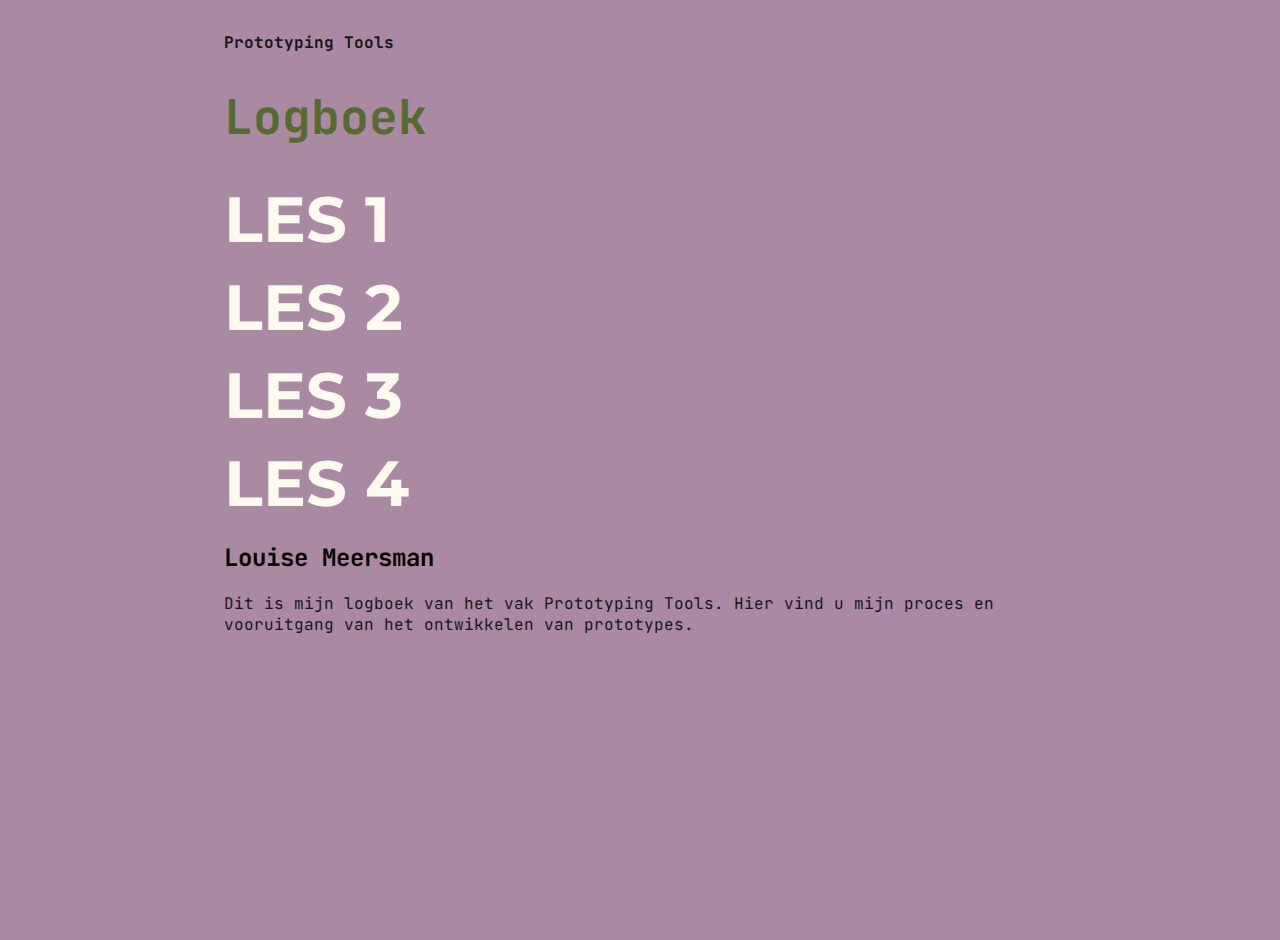
<file: index.html>
<html lang="en">
<head>
    <meta charset="UTF-8">
    <meta name="viewport" content="width=device-width, initial-scale=1.0">
    <title>HTML & CSS</title>

    <!-- Link to your CSS file -->
    <link rel="stylesheet" href="assets/styles.css">
    <link rel="stylesheet" href="assets/flexboxes.css">
    <link rel="stylesheet" href="assets/nav.css">
    <link rel="stylesheet" href="assets/typography.css">
</head>
<body>
    <div class="container">
        <div class="title">
            Prototyping Tools
        </div>
        <h1>Logboek</h1>
        <div>
            <ul class="vertical-buttons">
                <li><a href="les1.html"><hgroup>Les 1</hgroup></a></li>
                <li><a href="les2.html"><hgroup>Les 2</hgroup></a></li>
                <li><a href="les3.html"><hgroup>Les 3</hgroup></a></li>
                <li><a href="les4.html"><hgroup>Les 4</hgroup></a></li>
            </ul>
        </div>
        <page>
            <h2>Louise Meersman</h2>

            <p>
                Dit is mijn logboek van het vak Prototyping Tools. Hier vind u mijn proces en vooruitgang van het ontwikkelen van prototypes.
            </p>
            <!-- Flex container with 2 columns -->
            <div class="two-columns">
                <div class="column">
                    <p>
                        
                    </p>
                </div>
                <div class="column">
                    <p>
                        
                    </p>
                </div>
            </div>
        </page>
    </div>
</body>
</html>
</file>
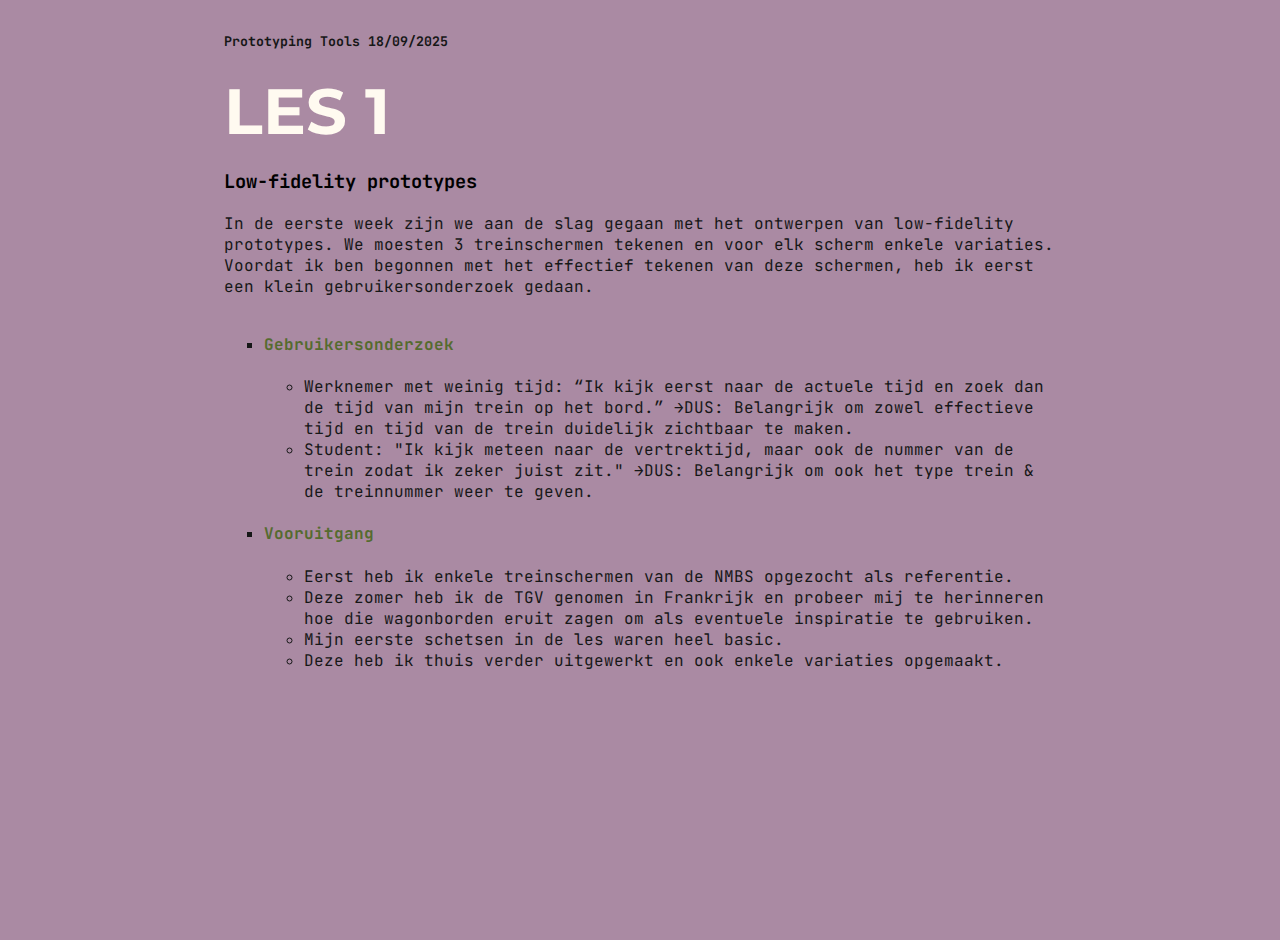
<file: les1.html>
<html lang="en">
<head>
    <meta charset="UTF-8">
    <meta name="viewport" content="width=device-width, initial-scale=1.0">
    <title>HTML & CSS</title>

    <!-- Link to your CSS file -->
    <link rel="stylesheet" href="assets/styles.css">
    <link rel="stylesheet" href="assets/flexboxes.css">
    <link rel="stylesheet" href="assets/nav.css">
    <link rel="stylesheet" href="assets/typography.css">
</head>
<body>
    <div class="container">
        <div class="title">
<h5>Prototyping Tools 18/09/2025</h5>
        </div>
        <div>
            <ul class="vertical-buttons">
        
                <li><a href="les1.html"><hgroup>Les 1</hgroup></a></li>
                
            </ul>
        </div>
        <page>
        
            <h3>Low-fidelity prototypes</h3>
            <p>
                In de eerste week zijn we aan de slag gegaan met het ontwerpen van low-fidelity prototypes. We moesten 3 treinschermen tekenen en voor elk scherm enkele variaties. Voordat ik ben begonnen met het effectief tekenen van deze schermen, heb ik eerst een klein gebruikersonderzoek gedaan.
            </p>
            <div class="two-columns">
                <div class="column">
                    <p>
                    <ul style="list-style-type: square;">
                <li><h4>Gebruikersonderzoek</h5></li> 
                    <ul style="list-style-type: circle;">
                        <li>Werknemer met weinig tijd: “Ik kijk eerst naar de actuele tijd en zoek dan de tijd van mijn trein op het bord.” 
                        →DUS: Belangrijk om zowel effectieve tijd en tijd van de trein duidelijk zichtbaar te maken.
                        <li>Student: "Ik kijk meteen naar de vertrektijd, maar ook de nummer van de trein zodat ik zeker juist zit." 
                        →DUS: Belangrijk om ook het type trein & de treinnummer weer te geven.</li></ul>
                <li><h4>Vooruitgang</h5></li> 
                    <ul style="list-style-type: circle;">
                    <li> Eerst heb ik enkele treinschermen van de NMBS opgezocht als referentie.
                    <li> Deze zomer heb ik de TGV genomen in Frankrijk en probeer mij te herinneren hoe die wagonborden eruit zagen om als eventuele inspiratie te gebruiken.
                    <li> Mijn eerste schetsen in de les waren heel basic.
                    <li> Deze heb ik thuis verder uitgewerkt en ook enkele variaties opgemaakt.          
                    </ul>
                    </p>
                    
                </div>
                
            </div>
            
        </page>
    </div>
</body>
</html>
</file>
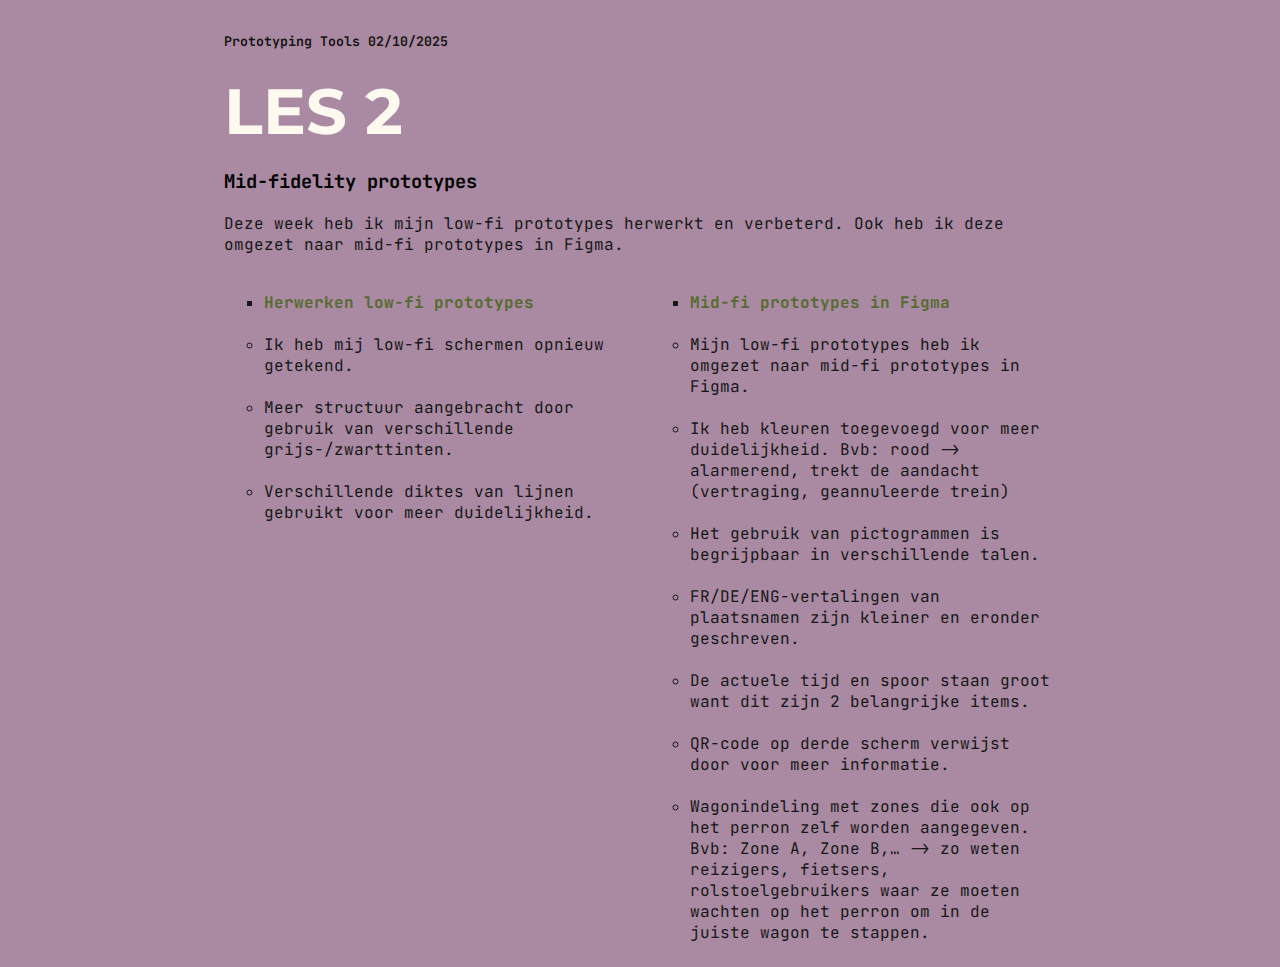
<file: les2.html>
<html lang="en">
<head>
    <meta charset="UTF-8">
    <meta name="viewport" content="width=device-width, initial-scale=1.0">
    <title>HTML & CSS</title>

    <!-- Link to your CSS file -->
    <link rel="stylesheet" href="assets/styles.css">
    <link rel="stylesheet" href="assets/flexboxes.css">
    <link rel="stylesheet" href="assets/nav.css">
    <link rel="stylesheet" href="assets/typography.css">
</head>
<body>
    <div class="container">
        <div class="title">
           <h5>Prototyping Tools 02/10/2025</h5> 
        </div>
        <div>
            <ul class="vertical-buttons">
                
                <li><a href="les2.html"><hgroup>Les 2</hgroup></a></li>
                
            </ul>
        </div>
        <page>
            
            <h3>Mid-fidelity prototypes</h3>
            <p>
                Deze week heb ik mijn low-fi prototypes herwerkt en verbeterd. Ook heb ik deze omgezet naar mid-fi prototypes in Figma.
            </p>
            <!-- Flex container with 2 columns -->
            <div class="two-columns">
                <div class="column">
                    <p>
                        <ul style="list-style-type: square;">
                <li><h4>Herwerken low-fi prototypes</h4></li> </ul>
                <ul style="list-style-type: circle;">
                        <li> Ik heb mij low-fi schermen opnieuw getekend.</li> 
                        <br>
                        <li> Meer structuur aangebracht door gebruik van verschillende grijs-/zwarttinten.</li> 
                        <br>
                        <li> Verschillende diktes van lijnen gebruikt voor meer duidelijkheid.</li>
                    </ul>
                    </p>
                </div>
                <div class="column">
                    <p>
                        <ul style="list-style-type: square;">
                <li><h4>Mid-fi prototypes in Figma</h4></li> </ul>
                        <ul style="list-style-type: circle;">
                        <li> Mijn low-fi prototypes heb ik omgezet naar mid-fi prototypes in Figma.</li> 
                        <br>
                        <li> Ik heb kleuren toegevoegd voor meer duidelijkheid. Bvb: rood -> alarmerend, trekt de aandacht (vertraging, geannuleerde trein)</li> 
                        <br>
                        <li> Het gebruik van pictogrammen is begrijpbaar in verschillende talen.</li>
                        <br>
                        <li> FR/DE/ENG-vertalingen van plaatsnamen zijn kleiner en eronder geschreven.</li>
                        <br>
                        <li> De actuele tijd en spoor staan groot want dit zijn 2 belangrijke items.</li>
                        <br>
                        <li> QR-code op derde scherm verwijst door voor meer informatie.</li>
                        <br>
                        <li> Wagonindeling met zones die ook op het perron zelf worden aangegeven. Bvb: Zone A, Zone B,… -> zo weten reizigers, fietsers, rolstoelgebruikers waar ze moeten wachten op het perron om in de juiste wagon te stappen.</li>  
                    </ul>
                    </p>
                </div>
            </div>
        </page>
    </div>
</body>
</html>
</file>
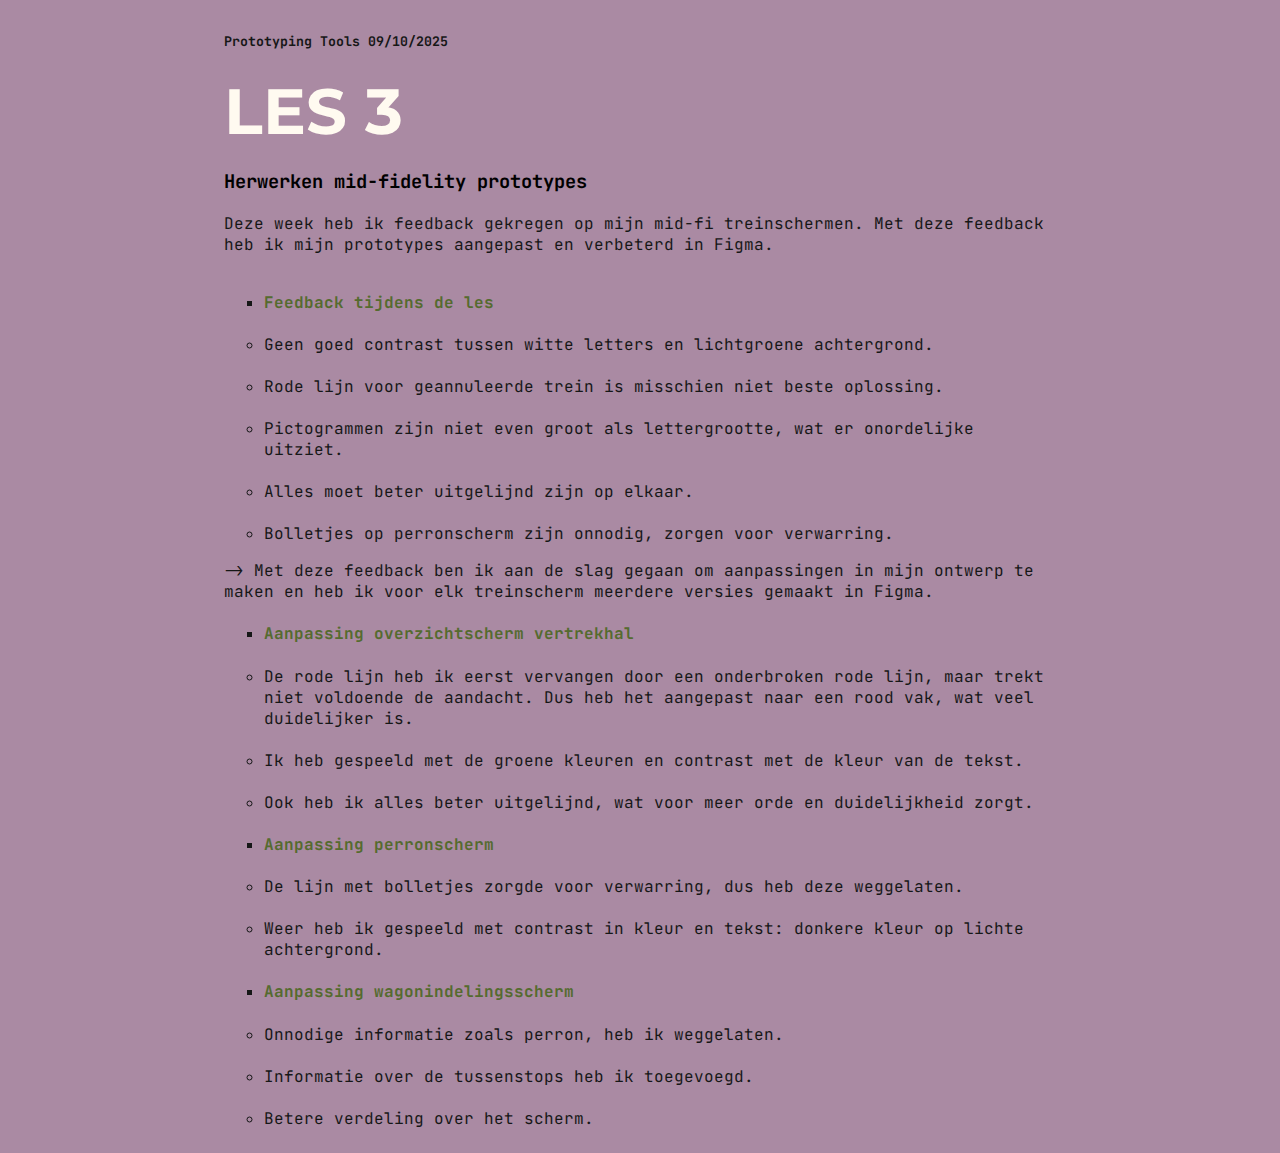
<file: les3.html>
<html lang="en">
<head>
    <meta charset="UTF-8">
    <meta name="viewport" content="width=device-width, initial-scale=1.0">
    <title>HTML & CSS</title>

    <!-- Link to your CSS file -->
    <link rel="stylesheet" href="assets/styles.css">
    <link rel="stylesheet" href="assets/flexboxes.css">
    <link rel="stylesheet" href="assets/nav.css">
    <link rel="stylesheet" href="assets/typography.css">
</head>
<body>
    <div class="container">
        <div class="title">
           <h5>Prototyping Tools 09/10/2025</h5> 
        </div>
        <div>
            <ul class="vertical-buttons">
                
                <li><a href="les3.html"><hgroup>Les 3</hgroup></a></li>
                
            </ul>
        </div>
        <page>
           
            <h3>Herwerken mid-fidelity prototypes</h3>
            <p>
                Deze week heb ik feedback gekregen op mijn mid-fi treinschermen. Met deze feedback heb ik mijn prototypes aangepast en verbeterd in Figma.
            </p>
    
            <div class="two-columns">
                <div class="column">
                    <p>
                        <ul style="list-style-type: square;">
                <li><h4>Feedback tijdens de les</h4></li></ul> 
                        <ul style="list-style-type: circle;">
                        <li> Geen goed contrast tussen witte letters en lichtgroene achtergrond.</li> 
                        <br>
                        <li> Rode lijn voor geannuleerde trein is misschien niet beste oplossing.</li> 
                        <br>
                        <li> Pictogrammen zijn niet even groot als lettergrootte, wat er onordelijke uitziet.</li>
                        <br>
                        <li> Alles moet beter uitgelijnd zijn op elkaar.</li>
                        <br>
                        <li> Bolletjes op perronscherm zijn onnodig, zorgen voor verwarring.</li>
                        </ul>
                -> Met deze feedback ben ik aan de slag gegaan om aanpassingen in mijn ontwerp te maken en heb ik voor elk treinscherm meerdere versies gemaakt in Figma.   
                <ul style="list-style-type: square;">
                <li><h4>Aanpassing overzichtscherm vertrekhal</h4></li> </ul>
                        <ul style="list-style-type: circle;">
                        <li> De rode lijn heb ik eerst vervangen door een onderbroken rode lijn, maar trekt niet voldoende de aandacht. Dus heb het aangepast naar een rood vak, wat veel duidelijker is.</li> 
                        <br>
                        <li> Ik heb gespeeld met de groene kleuren en contrast met de kleur van de tekst.</li>  
                        <br>
                        <li> Ook heb ik alles beter uitgelijnd, wat voor meer orde en duidelijkheid zorgt.</li> 
                        </ul>
                <ul style="list-style-type: square;">
                <li><h4>Aanpassing perronscherm</h4></li> </ul>
                        <ul style="list-style-type: circle;">
                        <li> De lijn met bolletjes zorgde voor verwarring, dus heb deze weggelaten.</li> 
                        <br>
                        <li> Weer heb ik gespeeld met contrast in kleur en tekst: donkere kleur op lichte achtergrond.</li> 
                        </ul>
                <ul style="list-style-type: square;">
                <li><h4>Aanpassing wagonindelingsscherm</h4></li> </ul>
                        <ul style="list-style-type: circle;">
                        <li> Onnodige informatie zoals perron, heb ik weggelaten.</li> 
                        <br>
                        <li> Informatie over de tussenstops heb ik toegevoegd.</li> 
                        <br>
                        <li> Betere verdeling over het scherm.</li> 
                        </ul>        
                    </p>
                </div>
                
            </div>
        </page>
    </div>
</body>
</html>
</file>
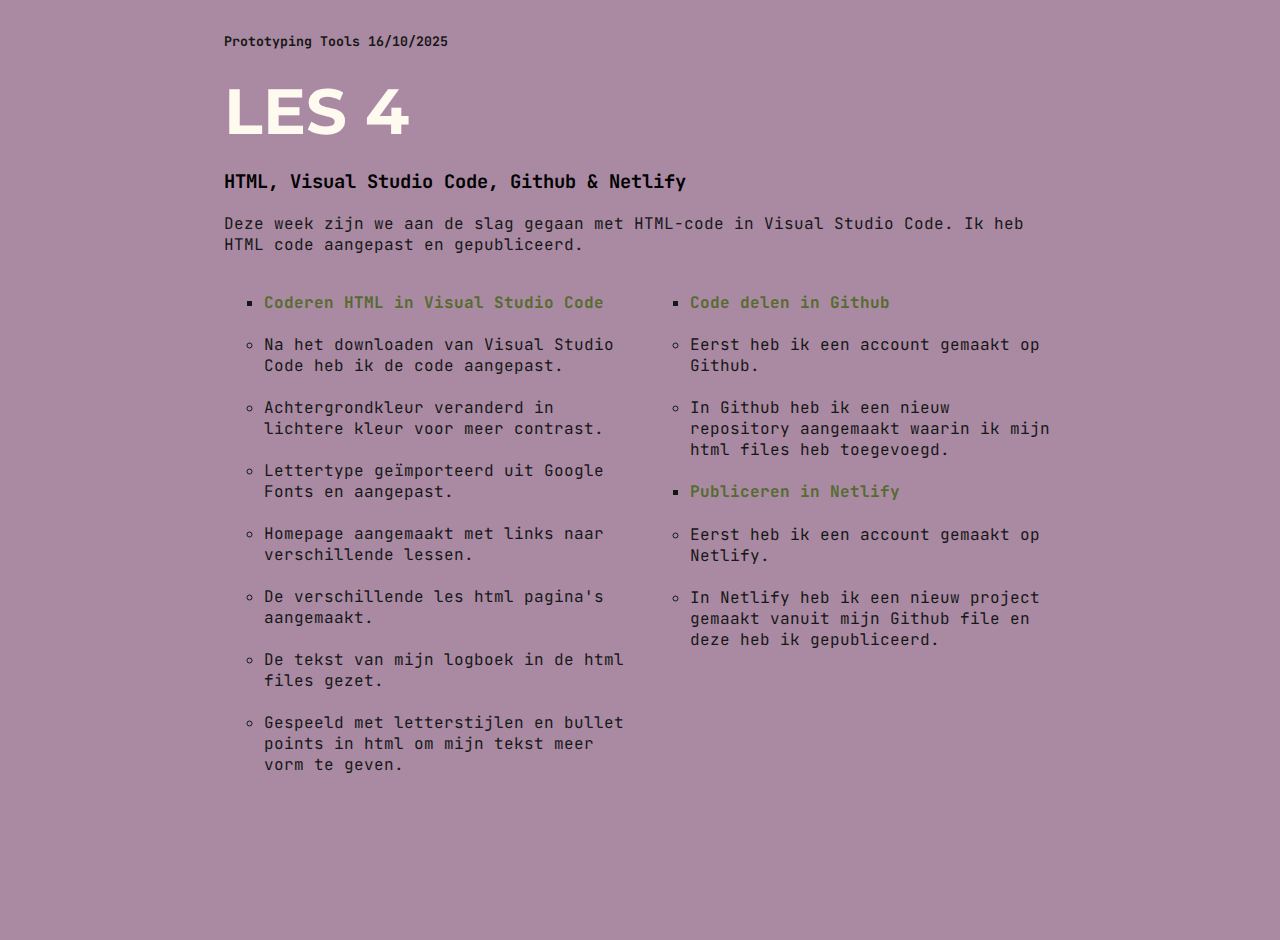
<file: les4.html>
<html lang="en">
<head>
    <meta charset="UTF-8">
    <meta name="viewport" content="width=device-width, initial-scale=1.0">
    <title>HTML & CSS</title>

    <!-- Link to your CSS file -->
    <link rel="stylesheet" href="assets/styles.css">
    <link rel="stylesheet" href="assets/flexboxes.css">
    <link rel="stylesheet" href="assets/nav.css">
    <link rel="stylesheet" href="assets/typography.css">
</head>
<body>
    <div class="container">
        <div class="title">
           <h5>Prototyping Tools 16/10/2025</h5> 
        </div>
        <div>
            <ul class="vertical-buttons">
                
                <li><a href="les4.html"><hgroup>Les 4</hgroup></a></li>
            </ul>
        </div>
        <page>
            
            <h3>HTML, Visual Studio Code, Github & Netlify</h3>
            <p>
                Deze week zijn we aan de slag gegaan met HTML-code in Visual Studio Code. Ik heb HTML code aangepast en gepubliceerd. 
            </p>
            <!-- Flex container with 2 columns -->
            <div class="two-columns">
                <div class="column">
                    <p>
                        <ul style="list-style-type: square;">
                <li><h4>Coderen HTML in Visual Studio Code</h4></li> </ul>
                        <ul style="list-style-type: circle;">
                        <li> Na het downloaden van Visual Studio Code heb ik de code aangepast.</li> 
                        <br>
                        <li> Achtergrondkleur veranderd in lichtere kleur voor meer contrast.</li>  
                        <br>
                        <li> Lettertype geïmporteerd uit Google Fonts en aangepast.</li> 
                        <br>
                        <li> Homepage aangemaakt met links naar verschillende lessen.</li> 
                        <br>
                        <li> De verschillende les html pagina's aangemaakt.</li> 
                        <br>
                        <li> De tekst van mijn logboek in de html files gezet.</li> 
                        <br>
                        <li> Gespeeld met letterstijlen en bullet points in html om mijn tekst meer vorm te geven.</li> 
                        </ul>
                    
                    </p>
                </div>
                <div class="column">
                    <p>
                       <ul style="list-style-type: square;">
                <li><h4>Code delen in Github</h4></li> </ul>
                        <ul style="list-style-type: circle;">
                        <li> Eerst heb ik een account gemaakt op Github.</li> 
                        <br>
                        <li> In Github heb ik een nieuw repository aangemaakt waarin ik mijn html files heb toegevoegd.</li>  
                        </ul>
                        <ul style="list-style-type: square;">
                <li><h4>Publiceren in Netlify</h4></li> </ul>
                        <ul style="list-style-type: circle;">
                        <li> Eerst heb ik een account gemaakt op Netlify.</li> 
                        <br>
                        <li> In Netlify heb ik een nieuw project gemaakt vanuit mijn Github file en deze heb ik gepubliceerd.</li>  
                        </ul>
                        
                    </p>
                </div>
            </div>
        </page>
    </div>
</body>
</html>
</file>
<file: assets/styles.css>
@import url('https://fonts.googleapis.com/css2?family=Roboto:ital,wght@0,100;0,300;0,400;0,500;0,700;0,900;1,100;1,300;1,400;1,500;1,700;1,900&display=swap');
@import url('https://fonts.googleapis.com/css2?family=Montserrat:ital,wght@0,100..900;1,100..900&family=Roboto:ital,wght@0,100;0,300;0,400;0,500;0,700;0,900;1,100;1,300;1,400;1,500;1,700;1,900&display=swap');
@import url('https://fonts.googleapis.com/css2?family=JetBrains+Mono:ital,wght@0,100..800;1,100..800&display=swap');

body{
    background-color: 
    rgb(170, 138, 163);
    color: #161717;
    height:auto;
    min-height:100vh;
}
/* Container styling */
.container {
    font-family: "JetBrains Mono", monospace;
    max-width: 65vw;
    margin-left: auto;
    margin-right: auto;
}

.title{
    font-family: "JetBrains Mono", monospace;
    font-size: 1em;
    font-weight: bold;
    text-transform: capitalize;
    margin-top: 2em;
}

h1{
    font-weight: 7
    00;
}
</file>
<file: assets/flexboxes.css>
.two-columns {
    display: flex;
    gap: 20px; /* spacing between columns */
}

.column {
    flex: 1; /* each column takes equal space */
}
</file>
<file: assets/nav.css>
/* Navigation */

.vertical-buttons {
    font-family: 'Montserrat';
    text-transform: uppercase;
    font-weight: bold;
    list-style: none;
    padding: 0;
    margin: 0;
    display: flex;
    flex-direction: column; /* stack vertically */
    gap: 10px; /* space between buttons */
}

.vertical-buttons li a {
    display: block;           /* makes the entire link clickable */
    padding: 0px 0px;
    background-color: inherit;
    color: inherit;
    text-decoration: none;
    border-radius: 6px;
    text-align: left;
    font-size: 4em;
}

.vertical-buttons li a:hover {
    text-decoration: underline;
}
</file>
<file: assets/typography.css>
p{
    margin-top: .5em;
}
h1{ 
    font-size: 3em;
    font-weight: extrabold;
    color: darkolivegreen;
}
h2{ 
    font-size: 1.5em;
    font-weight: bold;
    color:black
}
h3{
    color:black;
}
hgroup{
    color: floralwhite;
}
h4{
    color: darkolivegreen;
    
}
</file>
